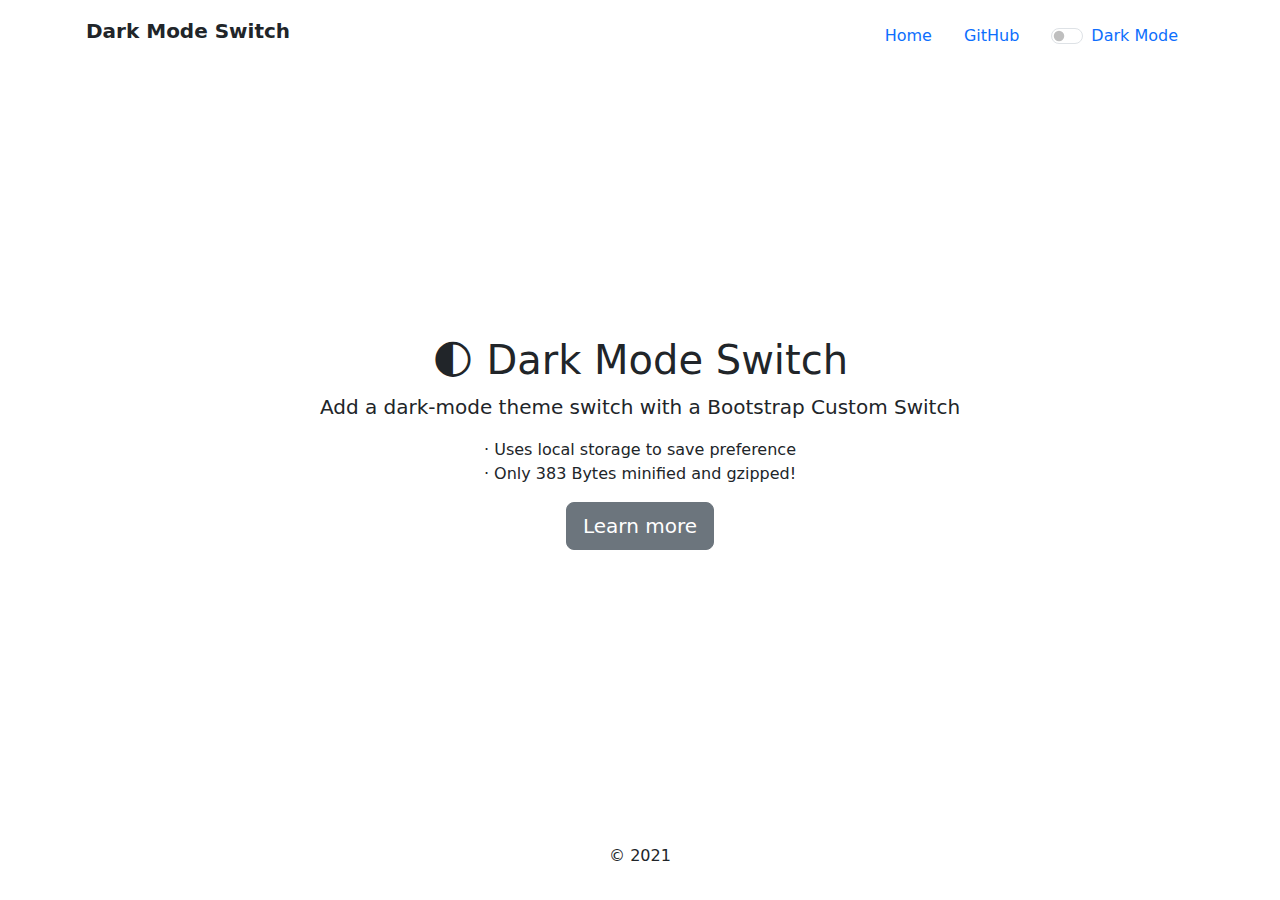
<file: assets/plugins/dark-mode-switch/index.html>
<!doctype html>
<html lang="en" class="h-100">

<head>
  <meta charset="utf-8">
  <meta http-equiv="x-ua-compatible" content="ie=edge">
  <meta name="viewport" content="width=device-width, initial-scale=1">
  <title>Dark Mode Switch</title>
  <meta name="description" content="Add a dark-mode theme toggle with a Bootstrap Custom Switch">

  <link rel="icon"
    href="data:image/svg+xml,<svg xmlns=%22http://www.w3.org/2000/svg%22 viewBox=%220 0 100 100%22><text y=%22.9em%22 font-size=%2280%22>🌓</text></svg>">
  
  <meta property="og:site_name" content="GitHub">
  <meta property="og:image"
    content="https://repository-images.githubusercontent.com/194995309/38db8f80-9db7-11e9-998f-43f2a26d9e0b">
  <meta property="og:title" content="dark-mode-switch">
  <meta property="og:description" content="Add a dark-mode theme toggle with a Bootstrap Custom Switch">
  <meta property="og:url" content="https://coliff.github.io/dark-mode-switch/">
  <link rel="author" href="https://christianoliff.com/">
  <meta name="twitter:creator" content="@christianoliff">
  <meta name="monetization" content="$ilp.uphold.com/Epqzn3YGr2MB">

  <link rel="stylesheet" href="https://cdn.jsdelivr.net/npm/bootstrap@5/dist/css/bootstrap.min.css">

  <!-- IE 11 polyfill for CSS and Custom Properties -->
  <script
    nomodule>window.MSInputMethodContext && document.documentMode && document.write('<link rel="stylesheet" href="https://cdn.jsdelivr.net/npm/bootstrap-ie11@5/css/bootstrap-ie11.min.css"><script src="https://cdn.jsdelivr.net/npm/ie11-custom-properties@4/ie11CustomProperties.min.js"><\/script>');</script>

  <link rel="stylesheet" href="dark-mode.css">

</head>

<body class="bg-white text-center d-flex h-100">

  <div class="container d-flex p-3 mx-auto w-100 flex-column">
    <header class="mb-auto">
      <div class="float-md-start fw-bold fs-5">Dark Mode Switch</div>
      <nav class="nav justify-content-center float-md-end">
        <a class="nav-link active" href="https://coliff.github.io/dark-mode-switch/">Home</a>
        <a class="nav-link" href="https://github.com/coliff/dark-mode-switch" target="_blank">GitHub</a>
        <div class="nav-link">

          <div class="form-check form-switch">
            <input type="checkbox" class="form-check-input" id="darkSwitch">
            <label class="custom-control-label" for="darkSwitch">Dark Mode</label>
          </div>
          <script src="dark-mode-switch.min.js"></script>

        </div>
      </nav>
    </header>

    <main role="main">
      <h1>🌓 Dark Mode Switch</h1>
      <p class="lead">Add a dark-mode theme switch with a Bootstrap Custom Switch</p>
      <ul class="list-unstyled">
        <li>&middot; Uses local storage to save preference</li>
        <li>&middot; Only 383 Bytes minified and gzipped!</li>
      </ul>
      <p>
        <a href="https://github.com/coliff/dark-mode-switch" target="_blank" rel="noopener"
          class="btn btn-lg btn-secondary">
          Learn more
        </a>
      </p>
    </main>

    <footer class="mt-auto">
      <p>&copy; 2021</p>
    </footer>

  </div>
</body>

</html>
</file>
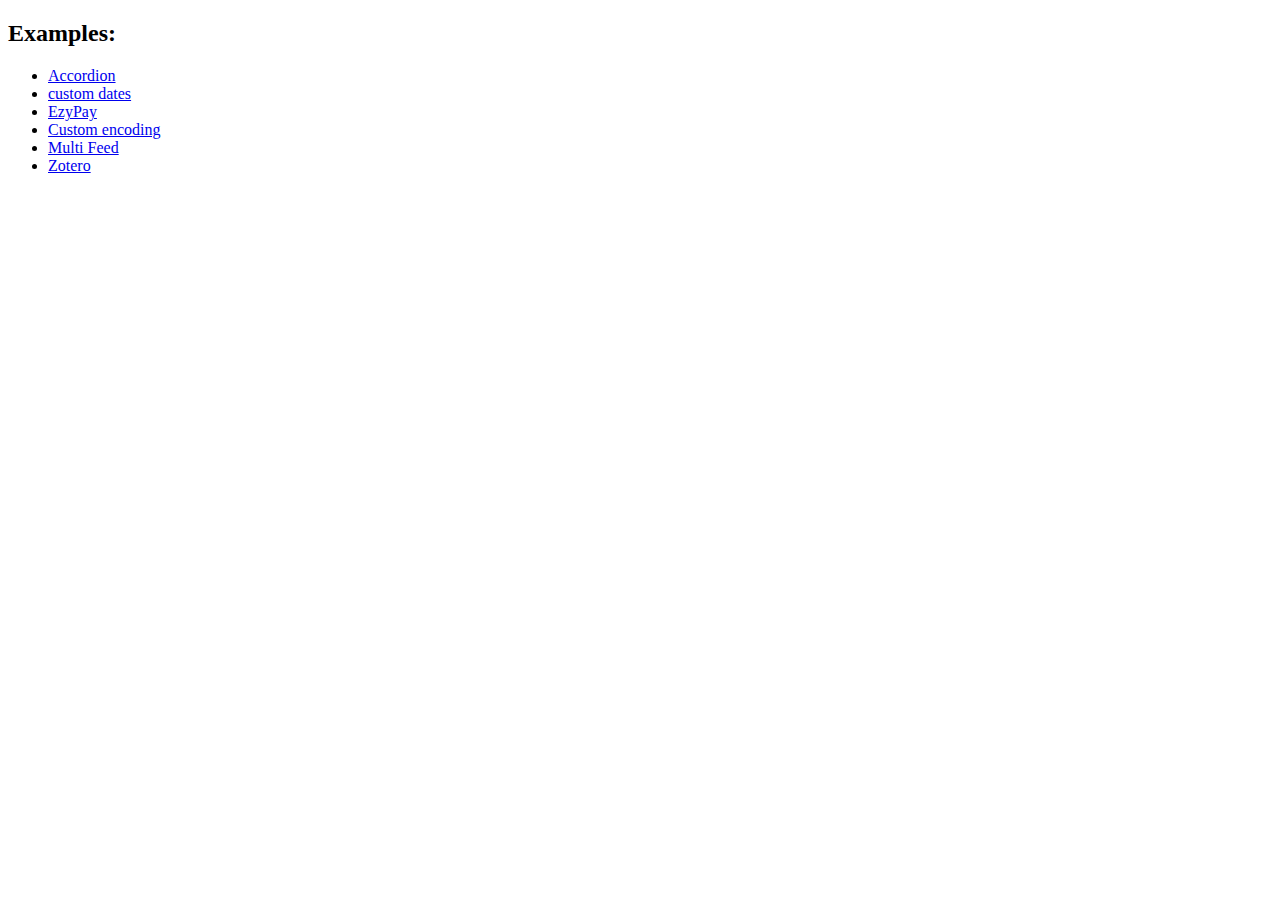
<file: assets/plugins/vanilla-rss/index.html>
<!DOCTYPE html>
<html>
  <head>
    <title>vanilla-rss</title>
  </head>
  <body>
    <div>
      <h2>Examples:</h2>
      <ul>
        <li><a href="examples/accordion.html">Accordion</a></li>
        <li><a href="examples/custom-dates.html">custom dates</a></li>
        <li><a href="examples/ezypay.html">EzyPay</a></li>
        <li><a href="examples/ISO-8859-1.html">Custom encoding</a></li>
        <li><a href="examples/multi-feed.html">Multi Feed</a></li>
        <li><a href="examples/zotero.html">Zotero</a></li>
      </ul>
    </div>
  </body>
</html>
</file>
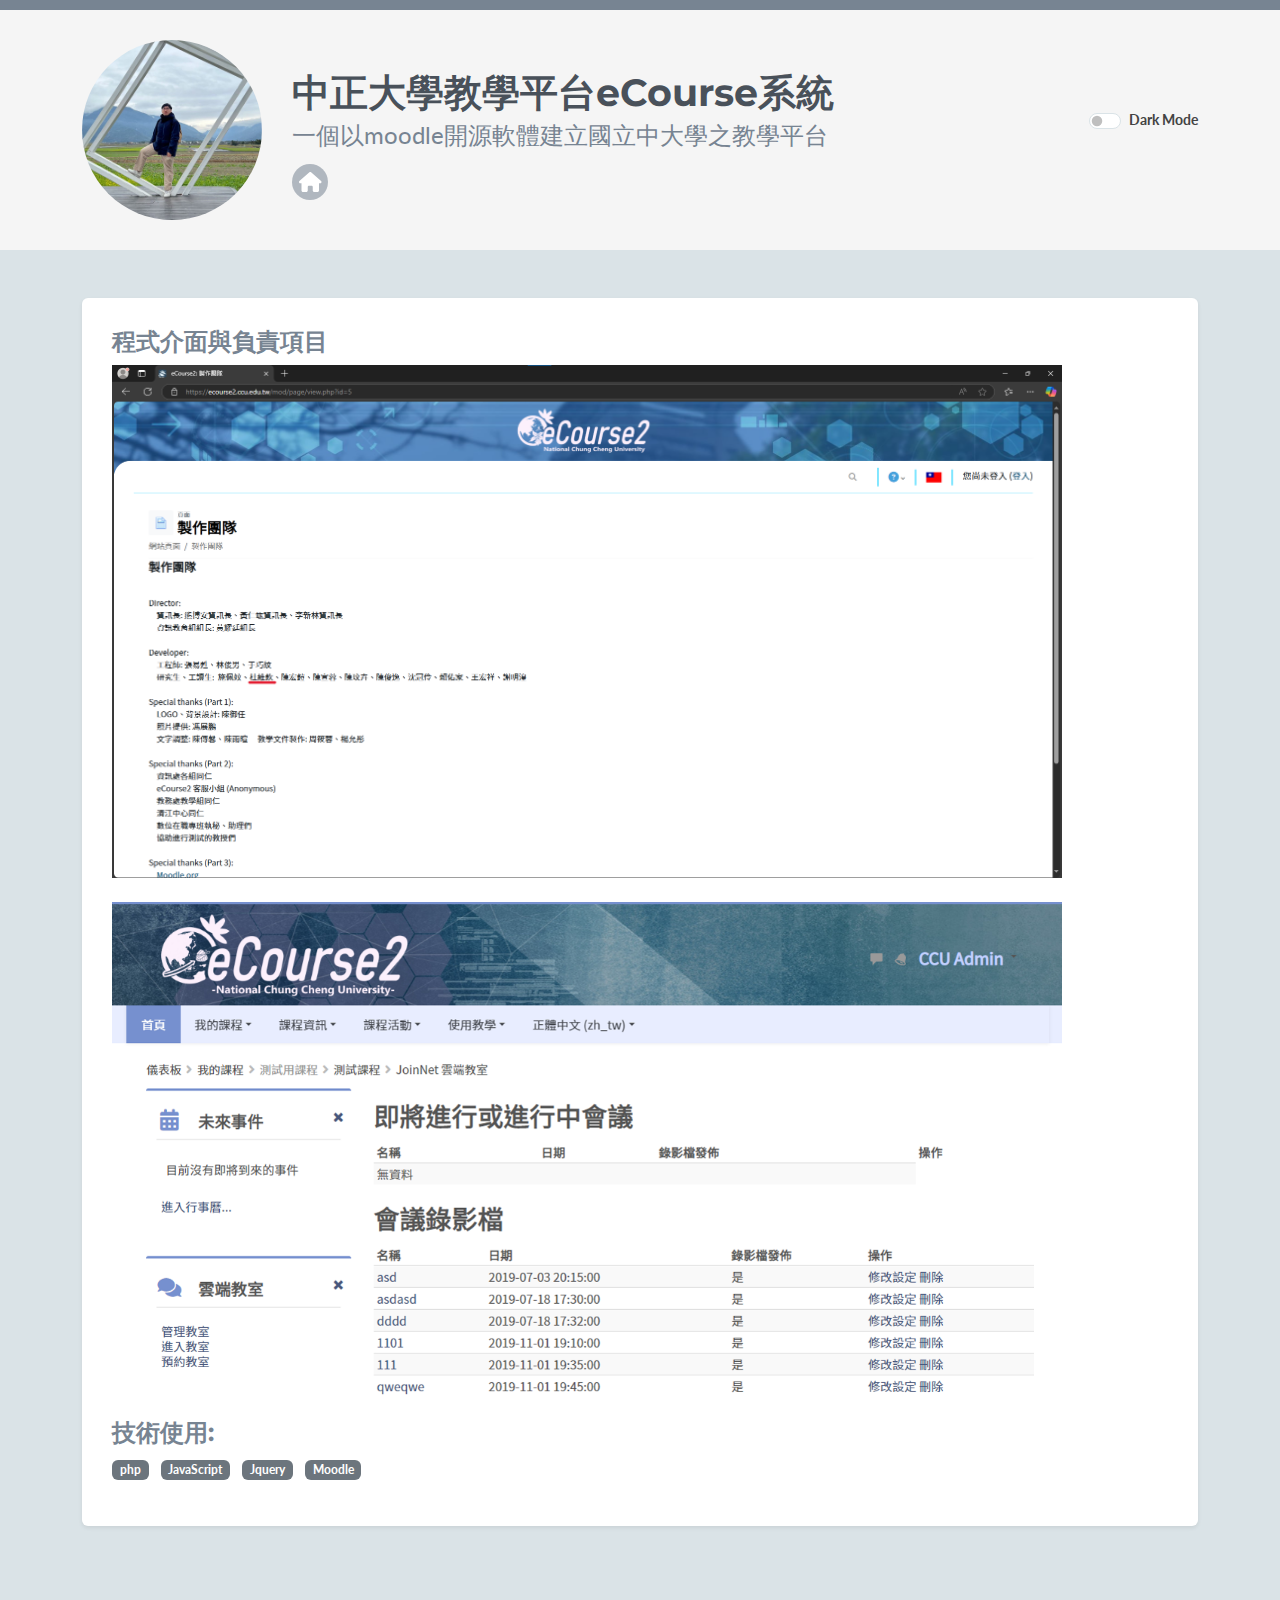
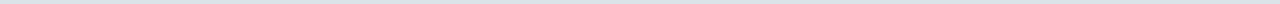
<file: co-projects/ccu_ecourse.html>
<!DOCTYPE html>
<html lang="zh-Hant">
<head>
    <title>合作專案 - 中正大學教學平台eCourse系統</title>
    <!-- Meta -->
    <meta charset="utf-8">
    <meta http-equiv="X-UA-Compatible" content="IE=edge">
    <meta name="viewport" content="width=device-width, initial-scale=1.0">
    
    <link href='https://fonts.googleapis.com/css?family=Lato:300,400,300italic,400italic' rel='stylesheet' type='text/css'>
    <link href='https://fonts.googleapis.com/css?family=Montserrat:400,700' rel='stylesheet' type='text/css'> 
    
    <!-- FontAwesome JS -->
    <script defer src="../assets/fontawesome/js/all.js"></script>
    
    <!-- Global CSS -->
    <link rel="stylesheet" href="../assets/plugins/bootstrap/css/bootstrap.min.css">  

    <!-- Theme CSS -->  
    <link id="theme-style" rel="stylesheet" href="../assets/css/styles.css">
</head> 

<body>
    <!-- ******HEADER****** --> 
    <header class="header">
        <div class="container">     
	        <div class="row align-items-center">
			    <div class="col">         
		            <img class="profile-image img-fluid float-start rounded-circle" src="../assets/images/profile.jpg" alt="profile image" width="180" height="180" />
                    <div class="profile-content">
		                <h1 class="name">中正大學教學平台eCourse系統</h1>
		                <h2 class="desc">一個以moodle開源軟體建立國立中大學之教學平台</h2>
		                <ul class="social list-inline">
		                    <li class="list-inline-item"><a href="../index.html"><i class="fa fa-home"></i></a></li>
		                </ul> 
		            </div><!--//profile-->
			    </div><!--//col-->
	            <div class="col-12 col-md-auto">
		            <div class="dark-mode-switch d-flex">
						<div class="form-check form-switch mx-auto mx-md-0">
							<input type="checkbox" class="form-check-input me-2" id="darkSwitch" />
							<label class="custom-control-label" for="darkSwitch">Dark Mode</label>
						</div>
			        </div><!--//dark-mode-switch-->    
	            </div><!--//col-->
	        </div><!--//row-->         
        </div><!--//container-->
    </header><!--//header-->
    
    <div class="container sections-wrapper py-5">
        <div class="row">
            <div class="primary col-lg-12 col-12">
                <section class="about section">
                    <div class="section-inner shadow-sm rounded">
                        <!-- <h2 class="heading">About This Project</h2> -->
                        <div class="content">
                            <div class="item">
                                <h4 class="subtitle">程式介面與負責項目</h4>
                                <img width="90%" src="../assets/images/co-projects/ccu_ecourse/main1.png" />
                                <br/><br/>
                                <img width="90%" src="../assets/images/co-projects/ccu_ecourse/main2.png" />
                                
                                <br/><br/>
                                <h4 class="subtitle">技術使用:</h4>
                                <ul class="list-inline">
                                    <li class="list-inline-item"><span class="badge bg-secondary badge-pill">php</span></li>
                                    <li class="list-inline-item"><span class="badge bg-secondary badge-pill">JavaScript</span></li>
                                    <li class="list-inline-item"><span class="badge bg-secondary badge-pill">Jquery</span></li>
                                    <li class="list-inline-item"><span class="badge bg-secondary badge-pill">Moodle</span></li>
                                </ul>
                            </div>
                        </div><!--//content-->
                    </div><!--//section-inner-->                 
                </section><!--//section-->
            </div><!--//primary-->  
        </div><!--//row-->
    </div><!--//masonry-->
 
    <!-- Javascript -->
    <script type="text/javascript" src="../assets/plugins/popper.min.js"></script> 
    <script type="text/javascript" src="../assets/plugins/bootstrap/js/bootstrap.min.js"></script>    
    <script type="text/javascript" src="../assets/plugins/vanilla-rss/dist/rss.global.min.js"></script> 
    <script type="text/javascript" src="../assets/plugins/dark-mode-switch/dark-mode-switch.min.js"></script> 
    <!-- custom js -->
    <script type="text/javascript" src="../assets/js/main.js"></script>            
</body>
</html>
</file>
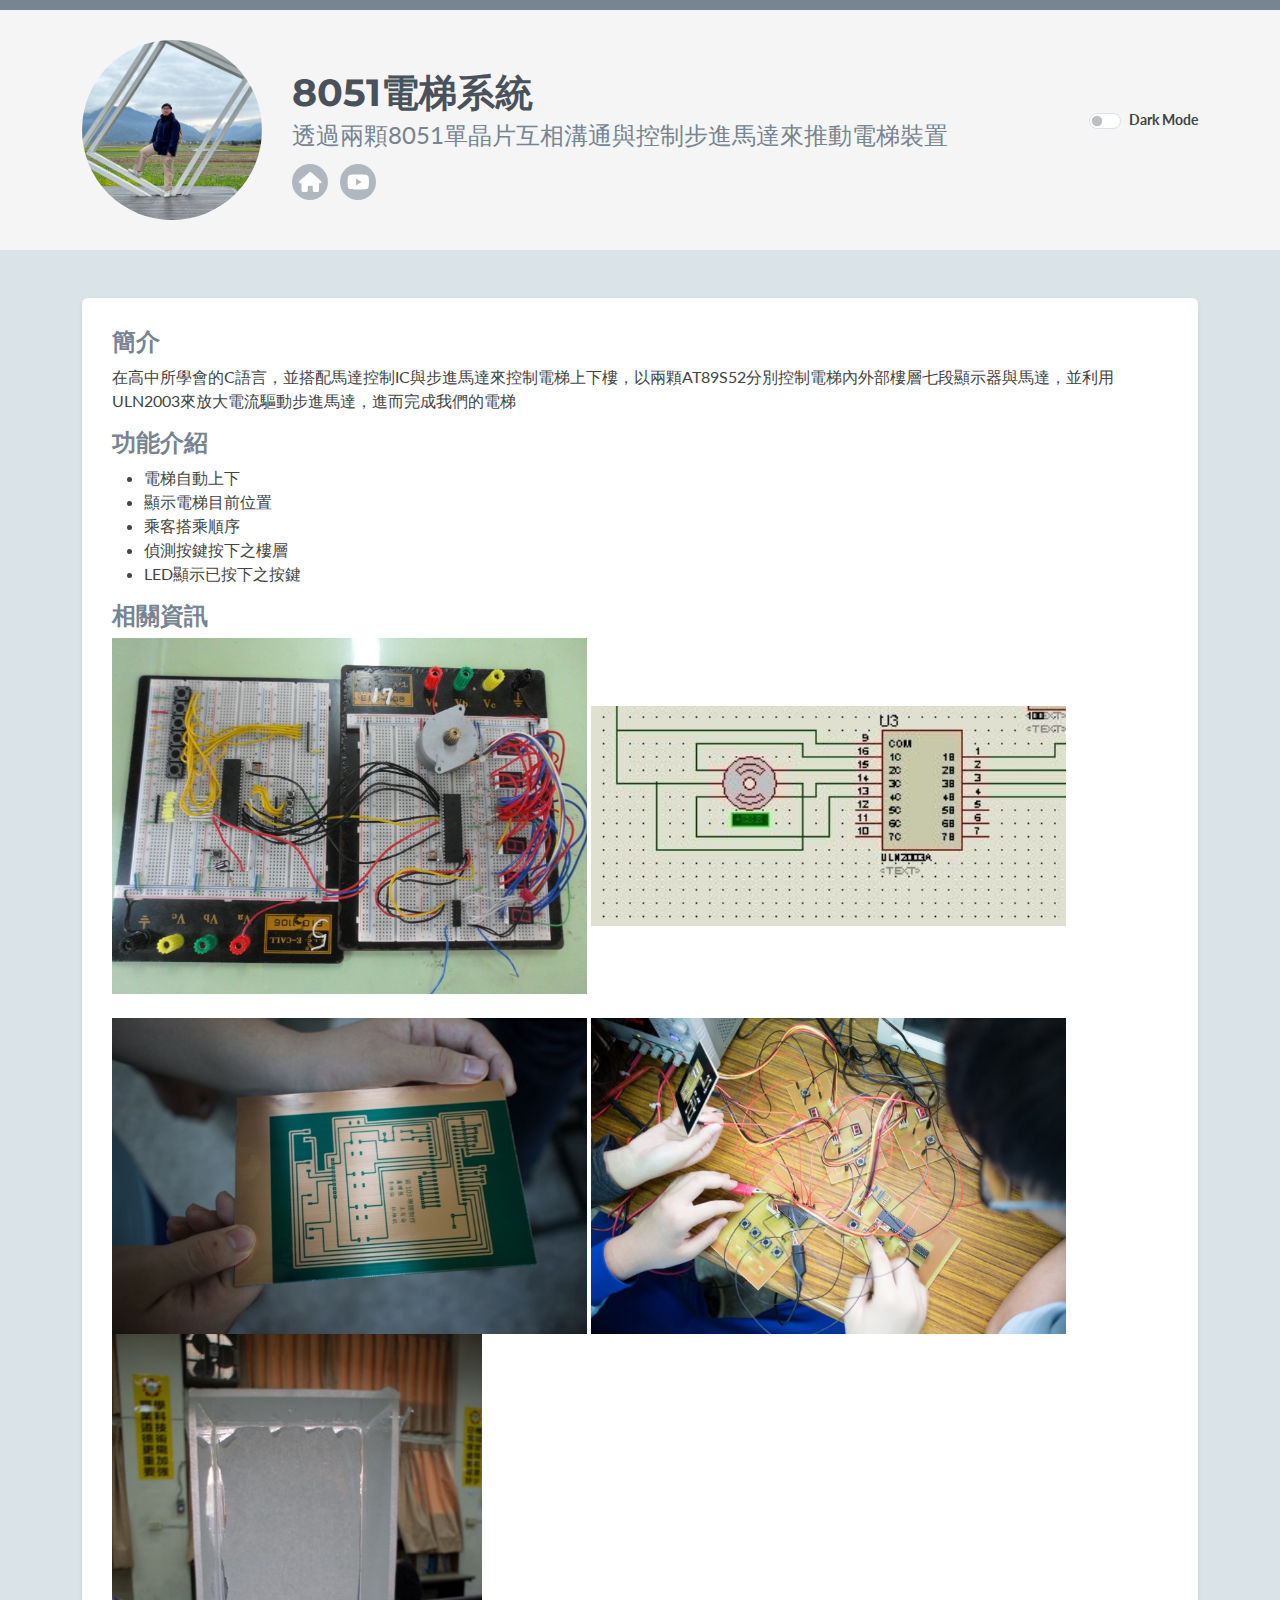
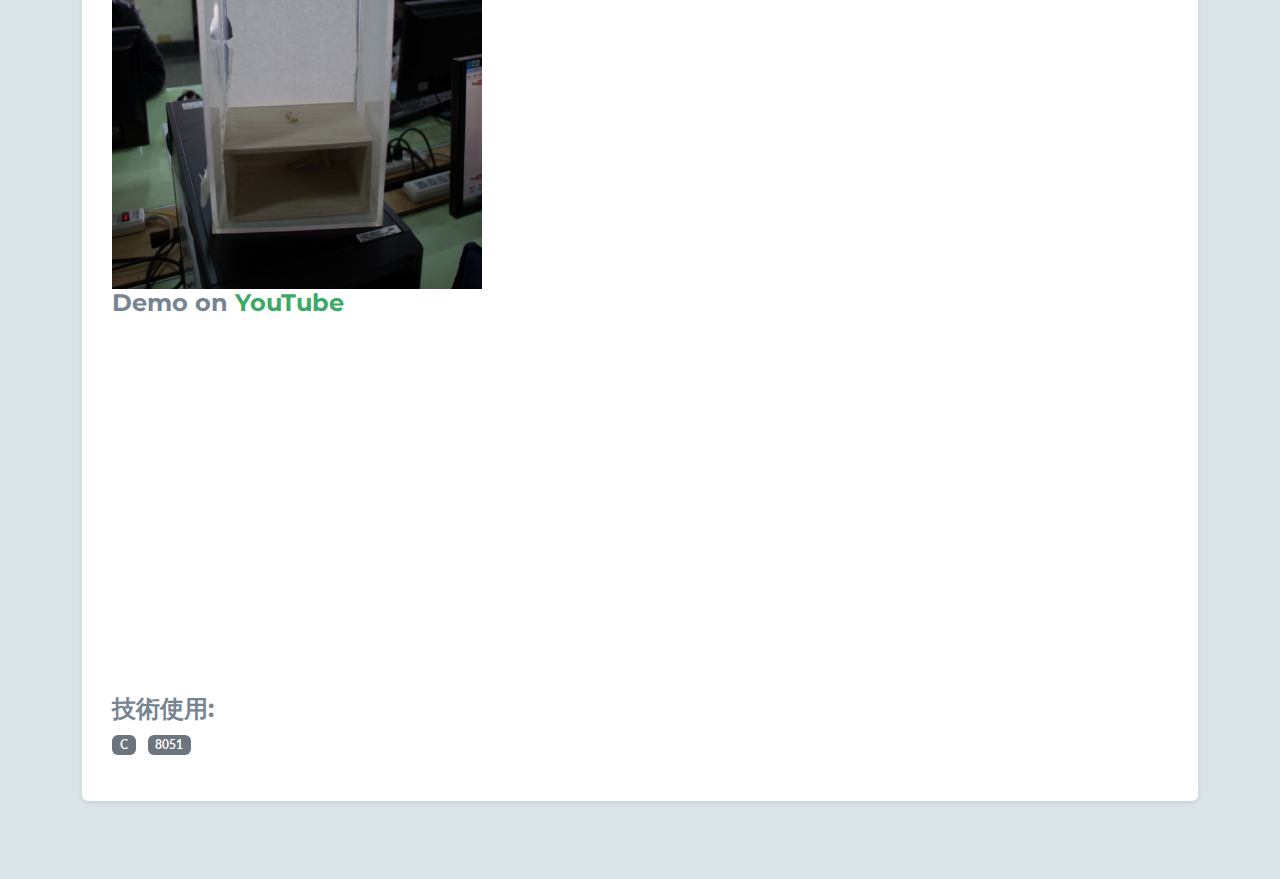
<file: co-projects/elevator8051.html>
<!DOCTYPE html>
<html lang="zh-Hant">
<head>
    <title>合作專案 - 8051電梯系統</title>
    <!-- Meta -->
    <meta charset="utf-8">
    <meta http-equiv="X-UA-Compatible" content="IE=edge">
    <meta name="viewport" content="width=device-width, initial-scale=1.0">
    
    <link href='https://fonts.googleapis.com/css?family=Lato:300,400,300italic,400italic' rel='stylesheet' type='text/css'>
    <link href='https://fonts.googleapis.com/css?family=Montserrat:400,700' rel='stylesheet' type='text/css'> 
    
    <!-- FontAwesome JS -->
    <script defer src="../assets/fontawesome/js/all.js"></script>
    
    <!-- Global CSS -->
    <link rel="stylesheet" href="../assets/plugins/bootstrap/css/bootstrap.min.css">  

    <!-- Theme CSS -->  
    <link id="theme-style" rel="stylesheet" href="../assets/css/styles.css">
</head> 

<body>
    <!-- ******HEADER****** --> 
    <header class="header">
        <div class="container">     
	        <div class="row align-items-center">
			    <div class="col">         
		            <img class="profile-image img-fluid float-start rounded-circle" src="../assets/images/profile.jpg" alt="profile image" width="180" height="180" />
                    <div class="profile-content">
		                <h1 class="name">8051電梯系統</h1>
		                <h2 class="desc">透過兩顆8051單晶片互相溝通與控制步進馬達來推動電梯裝置</h2>   
		                <ul class="social list-inline">
		                    <li class="list-inline-item"><a href="../index.html"><i class="fa fa-home"></i></a></li>
                            <li class="list-inline-item last-item"><a target="_blank" href="https://youtu.be/X3_Y25P7V-M"><i class="fab fa-youtube"></i></a></li>
		                </ul> 
		            </div><!--//profile-->
			    </div><!--//col-->
	            <div class="col-12 col-md-auto">
		            <div class="dark-mode-switch d-flex">
						<div class="form-check form-switch mx-auto mx-md-0">
							<input type="checkbox" class="form-check-input me-2" id="darkSwitch" />
							<label class="custom-control-label" for="darkSwitch">Dark Mode</label>
						</div>
			        </div><!--//dark-mode-switch-->    
	            </div><!--//col-->
	        </div><!--//row-->         
        </div><!--//container-->
    </header><!--//header-->
    
    <div class="container sections-wrapper py-5">
        <div class="row">
            <div class="primary col-lg-12 col-12">
                <section class="about section">
                    <div class="section-inner shadow-sm rounded">
                        <!-- <h2 class="heading">About This Project</h2> -->
                        <div class="content">
                            <div class="item">
                                <h4 class="subtitle">簡介</h4>
                                <p>在高中所學會的C語言，並搭配馬達控制IC與步進馬達來控制電梯上下樓，以兩顆AT89S52分別控制電梯內外部樓層七段顯示器與馬達，並利用ULN2003來放大電流驅動步進馬達，進而完成我們的電梯</p>
                                <h4 class="subtitle">功能介紹</h4>
                                <ul>
                                    <li>電梯自動上下</li>
                                    <li>顯示電梯目前位置</li>
                                    <li>乘客搭乘順序</li>
                                    <li>偵測按鍵按下之樓層</li>
                                    <li>LED顯示已按下之按鍵</li>
                                </ul>
                                <h4 class="subtitle">相關資訊</h4>
                                <img width="45%" src="../assets/images/co-projects/elevator8051/main1.jpg" />
                                <img width="45%" src="../assets/images/co-projects/elevator8051/main5.jpg" />
                                <br/><br/>
                                <img width="45%" src="../assets/images/co-projects/elevator8051/main3.jpg" />
                                <img width="45%" src="../assets/images/co-projects/elevator8051/main4.jpg" />
                                <img width="35%" src="../assets/images/co-projects/elevator8051/main2.jpg" />
                                <h4 class="subtitle">Demo on <a target="_blank" href="https://youtu.be/X3_Y25P7V-M">YouTube</a></h4>
                                <iframe width="560" height="315" src="https://www.youtube.com/embed/X3_Y25P7V-M?si=0iA06cYQIXFDUCSu" title="YouTube video player" frameborder="0" allow="accelerometer; autoplay; clipboard-write; encrypted-media; gyroscope; picture-in-picture; web-share" referrerpolicy="strict-origin-when-cross-origin" allowfullscreen></iframe>
                                <br/>
                                <br/><br/>
                                <h4 class="subtitle">技術使用:</h4>
                                <ul class="list-inline">
                                    <li class="list-inline-item"><span class="badge bg-secondary badge-pill">C</span></li>
                                    <li class="list-inline-item"><span class="badge bg-secondary badge-pill">8051</span></li>
                                </ul>
                            </div>
                        </div><!--//content-->
                    </div><!--//section-inner-->                 
                </section><!--//section-->
            </div><!--//primary-->  
        </div><!--//row-->
    </div><!--//masonry-->
 
    <!-- Javascript -->
    <script type="text/javascript" src="../assets/plugins/popper.min.js"></script> 
    <script type="text/javascript" src="../assets/plugins/bootstrap/js/bootstrap.min.js"></script>    
    <script type="text/javascript" src="../assets/plugins/vanilla-rss/dist/rss.global.min.js"></script> 
    <script type="text/javascript" src="../assets/plugins/dark-mode-switch/dark-mode-switch.min.js"></script> 
    <!-- custom js -->
    <script type="text/javascript" src="../assets/js/main.js"></script>            
</body>
</html>
</file>
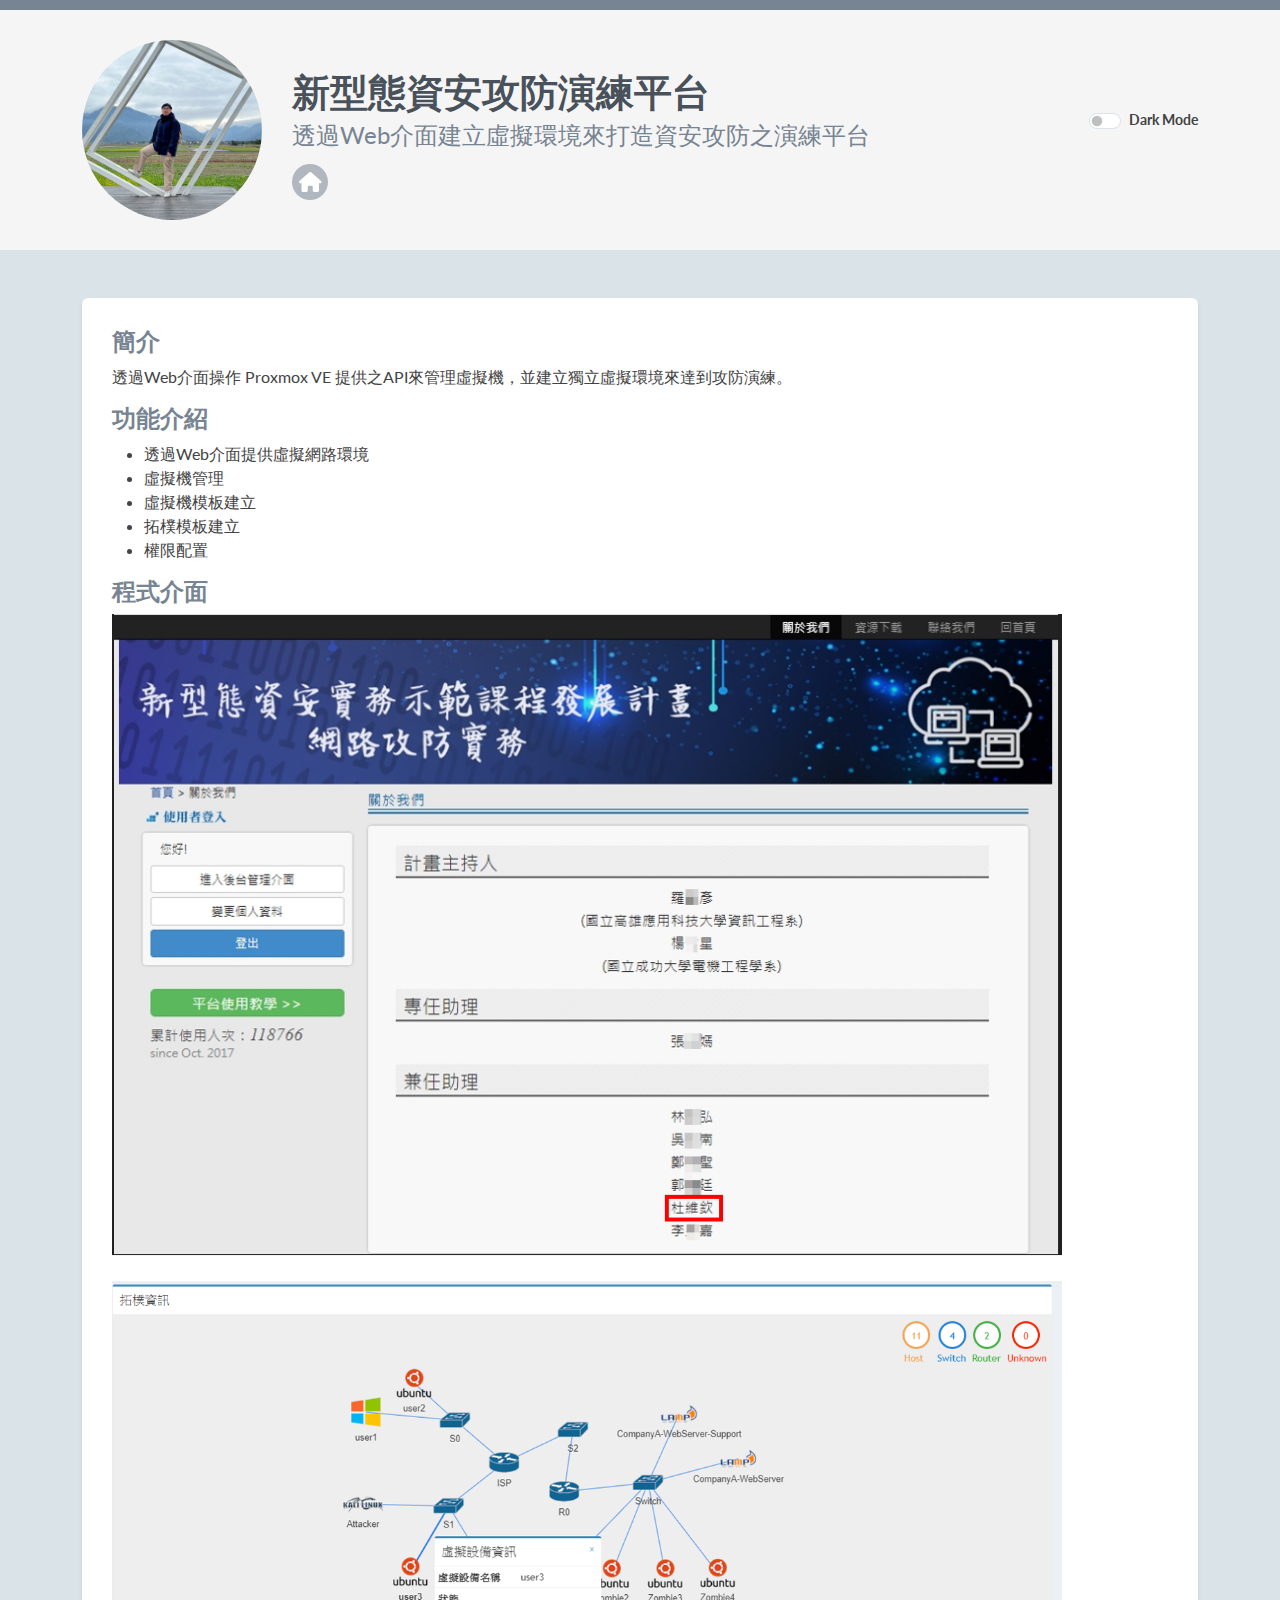
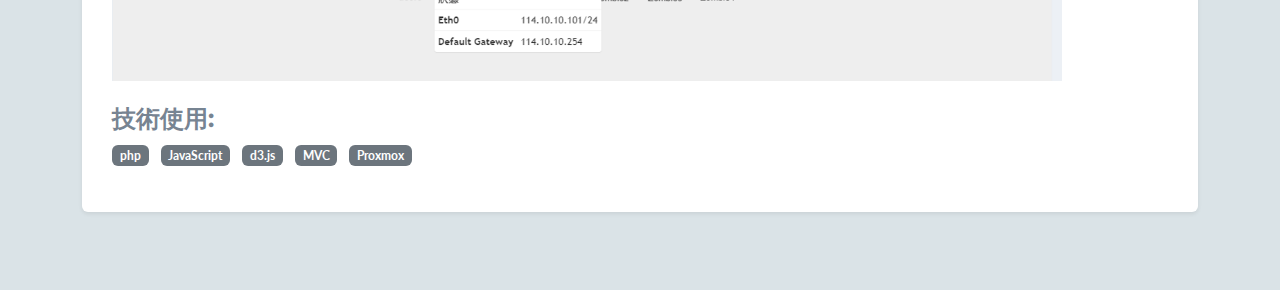
<file: co-projects/security_ad_system.html>
<!DOCTYPE html>
<html lang="zh-Hant">
<head>
    <title>合作專案 - 新型態資安攻防演練平台</title>
    <!-- Meta -->
    <meta charset="utf-8">
    <meta http-equiv="X-UA-Compatible" content="IE=edge">
    <meta name="viewport" content="width=device-width, initial-scale=1.0">
    
    <link href='https://fonts.googleapis.com/css?family=Lato:300,400,300italic,400italic' rel='stylesheet' type='text/css'>
    <link href='https://fonts.googleapis.com/css?family=Montserrat:400,700' rel='stylesheet' type='text/css'> 
    
    <!-- FontAwesome JS -->
    <script defer src="../assets/fontawesome/js/all.js"></script>
    
    <!-- Global CSS -->
    <link rel="stylesheet" href="../assets/plugins/bootstrap/css/bootstrap.min.css">  

    <!-- Theme CSS -->  
    <link id="theme-style" rel="stylesheet" href="../assets/css/styles.css">
</head> 

<body>
    <!-- ******HEADER****** --> 
    <header class="header">
        <div class="container">     
	        <div class="row align-items-center">
			    <div class="col">         
		            <img class="profile-image img-fluid float-start rounded-circle" src="../assets/images/profile.jpg" alt="profile image" width="180" height="180" />
                    <div class="profile-content">
		                <h1 class="name">新型態資安攻防演練平台</h1>
		                <h2 class="desc">透過Web介面建立虛擬環境來打造資安攻防之演練平台</h2>   
		                <ul class="social list-inline">
		                    <li class="list-inline-item"><a href="../index.html"><i class="fa fa-home"></i></a></li>
		                </ul> 
		            </div><!--//profile-->
			    </div><!--//col-->
	            <div class="col-12 col-md-auto">
		            <div class="dark-mode-switch d-flex">
						<div class="form-check form-switch mx-auto mx-md-0">
							<input type="checkbox" class="form-check-input me-2" id="darkSwitch" />
							<label class="custom-control-label" for="darkSwitch">Dark Mode</label>
						</div>
			        </div><!--//dark-mode-switch-->    
	            </div><!--//col-->
	        </div><!--//row-->         
        </div><!--//container-->
    </header><!--//header-->
    
    <div class="container sections-wrapper py-5">
        <div class="row">
            <div class="primary col-lg-12 col-12">
                <section class="about section">
                    <div class="section-inner shadow-sm rounded">
                        <!-- <h2 class="heading">About This Project</h2> -->
                        <div class="content">
                            <div class="item">
                                <h4 class="subtitle">簡介</h4>
                                <p>透過Web介面操作 Proxmox VE 提供之API來管理虛擬機，並建立獨立虛擬環境來達到攻防演練。</p>
                                <h4 class="subtitle">功能介紹</h4>
                                <ul>
                                    <li>透過Web介面提供虛擬網路環境</li>
                                    <li>虛擬機管理</li>
                                    <li>虛擬機模板建立</li>
                                    <li>拓樸模板建立</li>
                                    <li>權限配置</li>
                                </ul>
                                <h4 class="subtitle">程式介面</h4>
                                <img width="90%" src="../assets/images/co-projects/security_ad_system/main1.png" />
                                <br/><br/>
                                <img width="90%" src="../assets/images/co-projects/security_ad_system/main2.png" />
                                
                                <br/><br/>
                                <h4 class="subtitle">技術使用:</h4>
                                <ul class="list-inline">
                                    <li class="list-inline-item"><span class="badge bg-secondary badge-pill">php</span></li>
                                    <li class="list-inline-item"><span class="badge bg-secondary badge-pill">JavaScript</span></li>
                                    <li class="list-inline-item"><span class="badge bg-secondary badge-pill">d3.js</span></li>
                                    <li class="list-inline-item"><span class="badge bg-secondary badge-pill">MVC</span></li>
                                    <li class="list-inline-item"><span class="badge bg-secondary badge-pill">Proxmox</span></li>
                                </ul>
                            </div>
                        </div><!--//content-->
                    </div><!--//section-inner-->                 
                </section><!--//section-->
            </div><!--//primary-->  
        </div><!--//row-->
    </div><!--//masonry-->
 
    <!-- Javascript -->
    <script type="text/javascript" src="../assets/plugins/popper.min.js"></script> 
    <script type="text/javascript" src="../assets/plugins/bootstrap/js/bootstrap.min.js"></script>    
    <script type="text/javascript" src="../assets/plugins/vanilla-rss/dist/rss.global.min.js"></script> 
    <script type="text/javascript" src="../assets/plugins/dark-mode-switch/dark-mode-switch.min.js"></script> 
    <!-- custom js -->
    <script type="text/javascript" src="../assets/js/main.js"></script>            
</body>
</html>
</file>
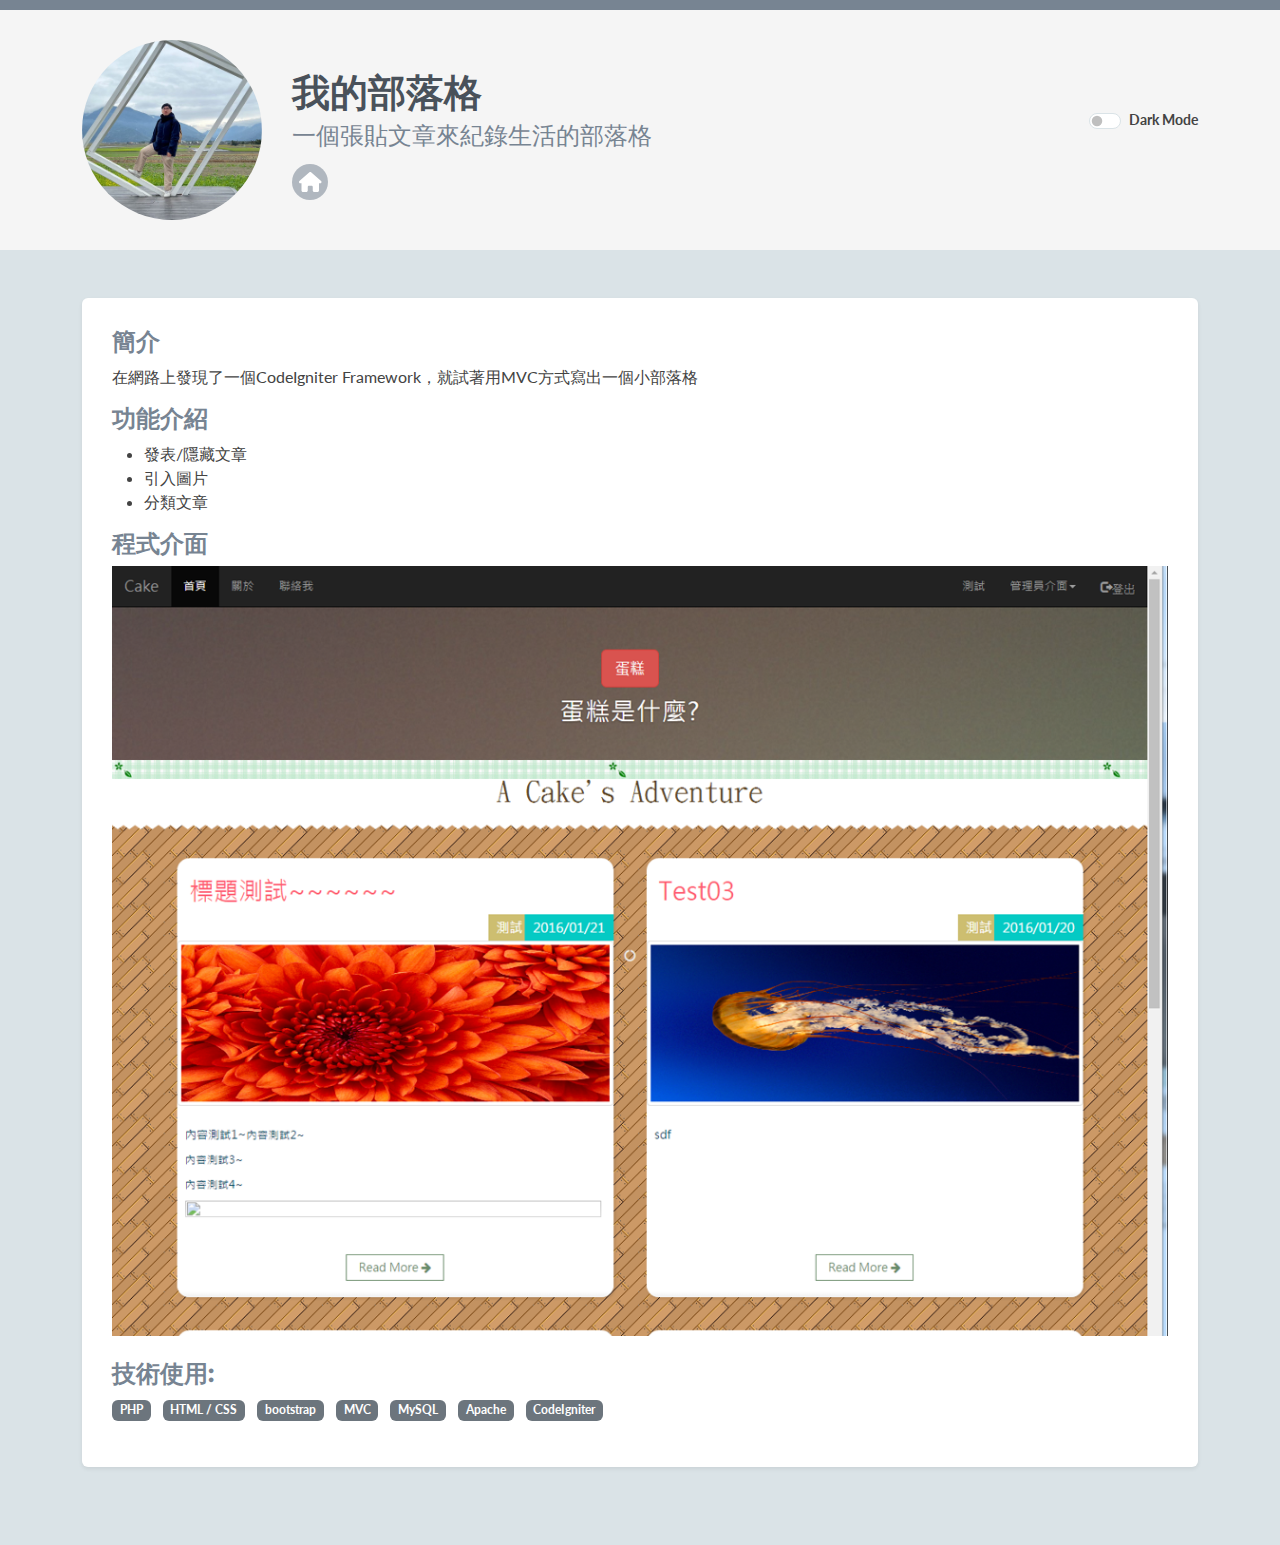
<file: projects/blog.html>
<!DOCTYPE html>
<html lang="zh-Hant">
<head>
    <title>專案 - 我的部落格</title>
    <!-- Meta -->
    <meta charset="utf-8">
    <meta http-equiv="X-UA-Compatible" content="IE=edge">
    <meta name="viewport" content="width=device-width, initial-scale=1.0">
    
    <link href='https://fonts.googleapis.com/css?family=Lato:300,400,300italic,400italic' rel='stylesheet' type='text/css'>
    <link href='https://fonts.googleapis.com/css?family=Montserrat:400,700' rel='stylesheet' type='text/css'> 
    
    <!-- FontAwesome JS -->
    <script defer src="../assets/fontawesome/js/all.js"></script>
    
    <!-- Global CSS -->
    <link rel="stylesheet" href="../assets/plugins/bootstrap/css/bootstrap.min.css">  

    <!-- Theme CSS -->  
    <link id="theme-style" rel="stylesheet" href="../assets/css/styles.css">
</head> 

<body>
    <!-- ******HEADER****** --> 
    <header class="header">
        <div class="container">     
	        <div class="row align-items-center">
			    <div class="col">         
		            <img class="profile-image img-fluid float-start rounded-circle" src="../assets/images/profile.jpg" alt="profile image" width="180" height="180" />
                    <div class="profile-content">
		                <h1 class="name">我的部落格</h1>
		                <h2 class="desc">一個張貼文章來紀錄生活的部落格</h2>   
		                <ul class="social list-inline">
		                    <li class="list-inline-item"><a href="../index.html"><i class="fa fa-home"></i></a></li>
		                </ul> 
		            </div><!--//profile-->
			    </div><!--//col-->
	            <div class="col-12 col-md-auto">
		            <div class="dark-mode-switch d-flex">
						<div class="form-check form-switch mx-auto mx-md-0">
							<input type="checkbox" class="form-check-input me-2" id="darkSwitch" />
							<label class="custom-control-label" for="darkSwitch">Dark Mode</label>
						</div>
			        </div><!--//dark-mode-switch-->    
	            </div><!--//col-->
	        </div><!--//row-->         
        </div><!--//container-->
    </header><!--//header-->
    
    <div class="container sections-wrapper py-5">
        <div class="row">
            <div class="primary col-lg-12 col-12">
                <section class="about section">
                    <div class="section-inner shadow-sm rounded">
                        <!-- <h2 class="heading">About This Project</h2> -->
                        <div class="content">
                            <div class="item">
                                <h4 class="subtitle">簡介</h4>
                                <p>在網路上發現了一個CodeIgniter Framework，就試著用MVC方式寫出一個小部落格</p>
                                <h4 class="subtitle">功能介紹</h4>
                                <ul>
                                    <li>發表/隱藏文章</li>
                                    <li>引入圖片</li>
                                    <li>分類文章</li>
                                </ul>
                                <h4 class="subtitle">程式介面</h4>
                                <img width="100%" src="../assets/images/projects/blog/main.png" />
                                <br/><br/>
                                <h4 class="subtitle">技術使用:</h4>
                                <ul class="list-inline">
                                    <li class="list-inline-item"><span class="badge bg-secondary badge-pill">PHP</span></li>
                                    <li class="list-inline-item"><span class="badge bg-secondary badge-pill">HTML / CSS</span></li>
                                    <li class="list-inline-item"><span class="badge bg-secondary badge-pill">bootstrap</span></li>
                                    <li class="list-inline-item"><span class="badge bg-secondary badge-pill">MVC</span></li>
                                    <li class="list-inline-item"><span class="badge bg-secondary badge-pill">MySQL</span></li>
                                    <li class="list-inline-item"><span class="badge bg-secondary badge-pill">Apache</span></li>
                                    <li class="list-inline-item"><span class="badge bg-secondary badge-pill">CodeIgniter</span></li>
                                </ul>
                            </div>
                        </div><!--//content-->
                    </div><!--//section-inner-->                 
                </section><!--//section-->
            </div><!--//primary-->  
        </div><!--//row-->
    </div><!--//masonry-->
 
    <!-- Javascript -->
    <script type="text/javascript" src="../assets/plugins/popper.min.js"></script> 
    <script type="text/javascript" src="../assets/plugins/bootstrap/js/bootstrap.min.js"></script>    
    <script type="text/javascript" src="../assets/plugins/vanilla-rss/dist/rss.global.min.js"></script> 
    <script type="text/javascript" src="../assets/plugins/dark-mode-switch/dark-mode-switch.min.js"></script> 
    <!-- custom js -->
    <script type="text/javascript" src="../assets/js/main.js"></script>            
</body>
</html>
</file>
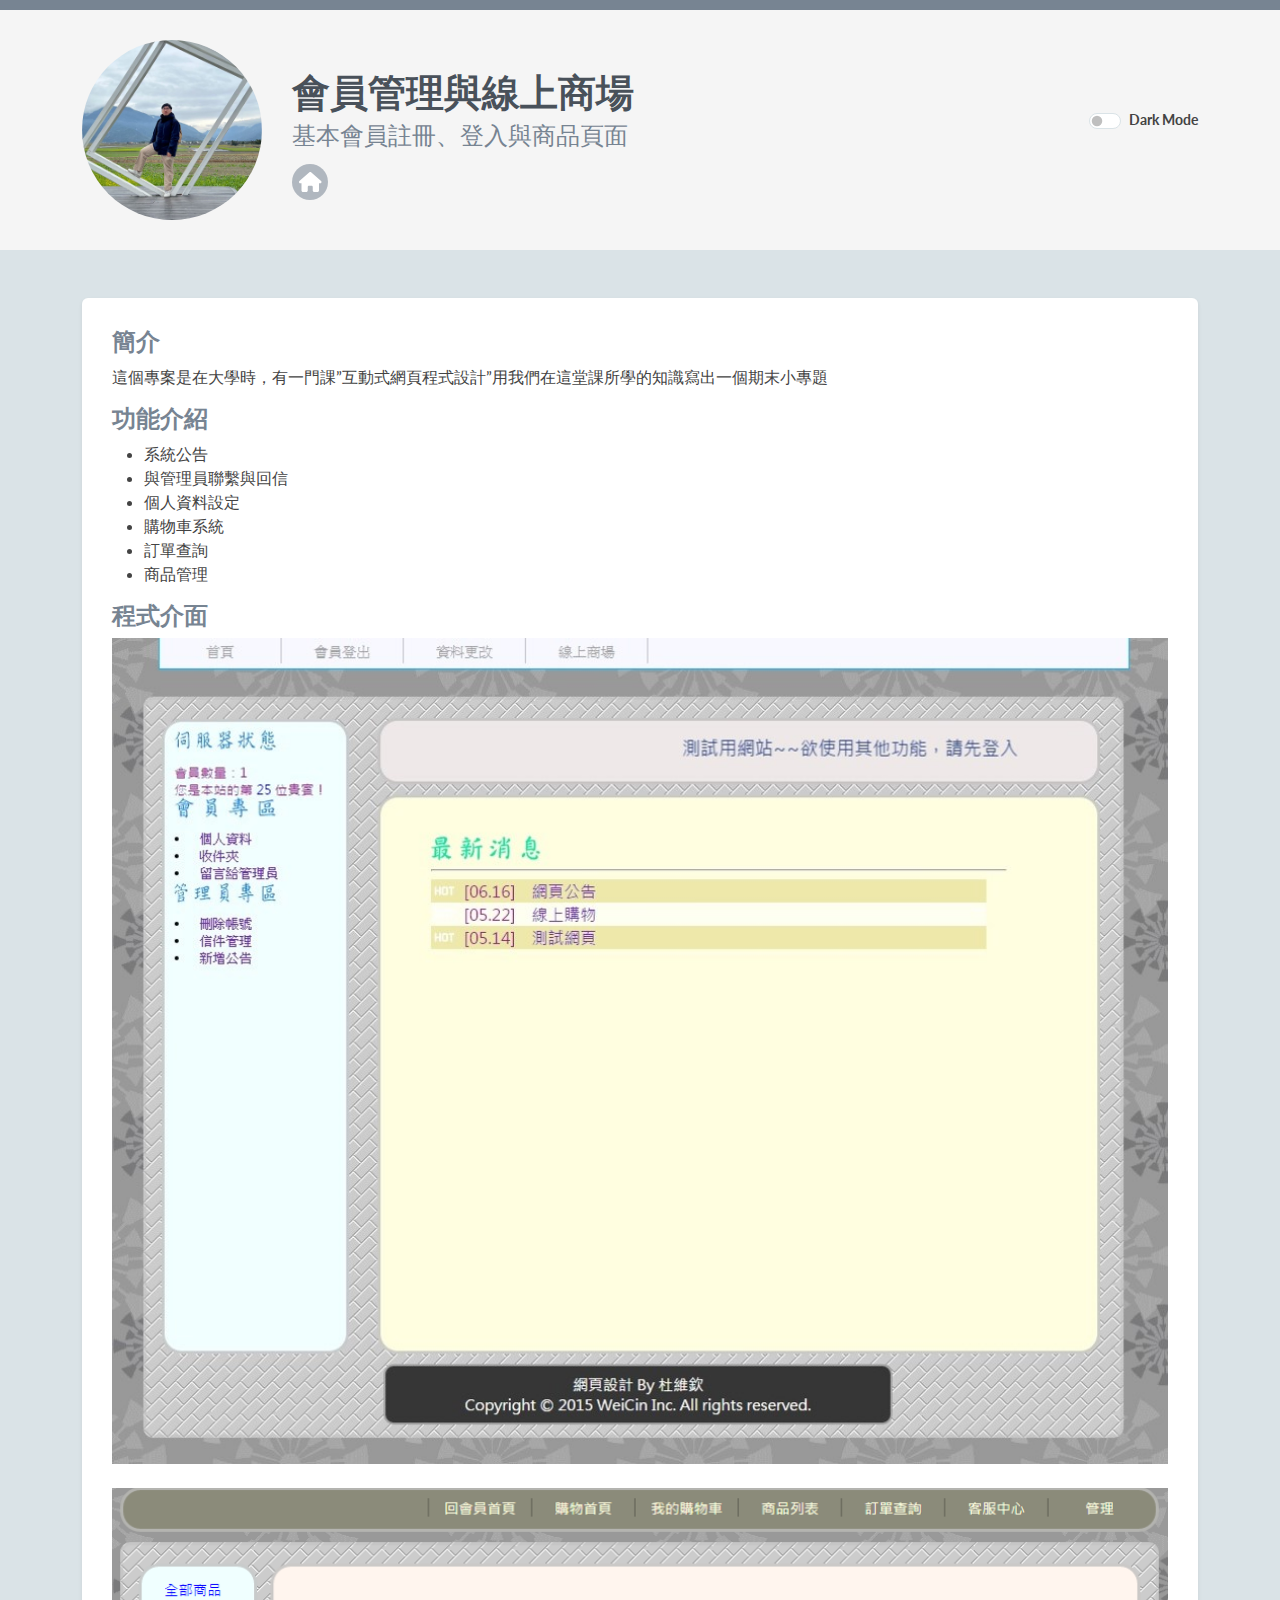
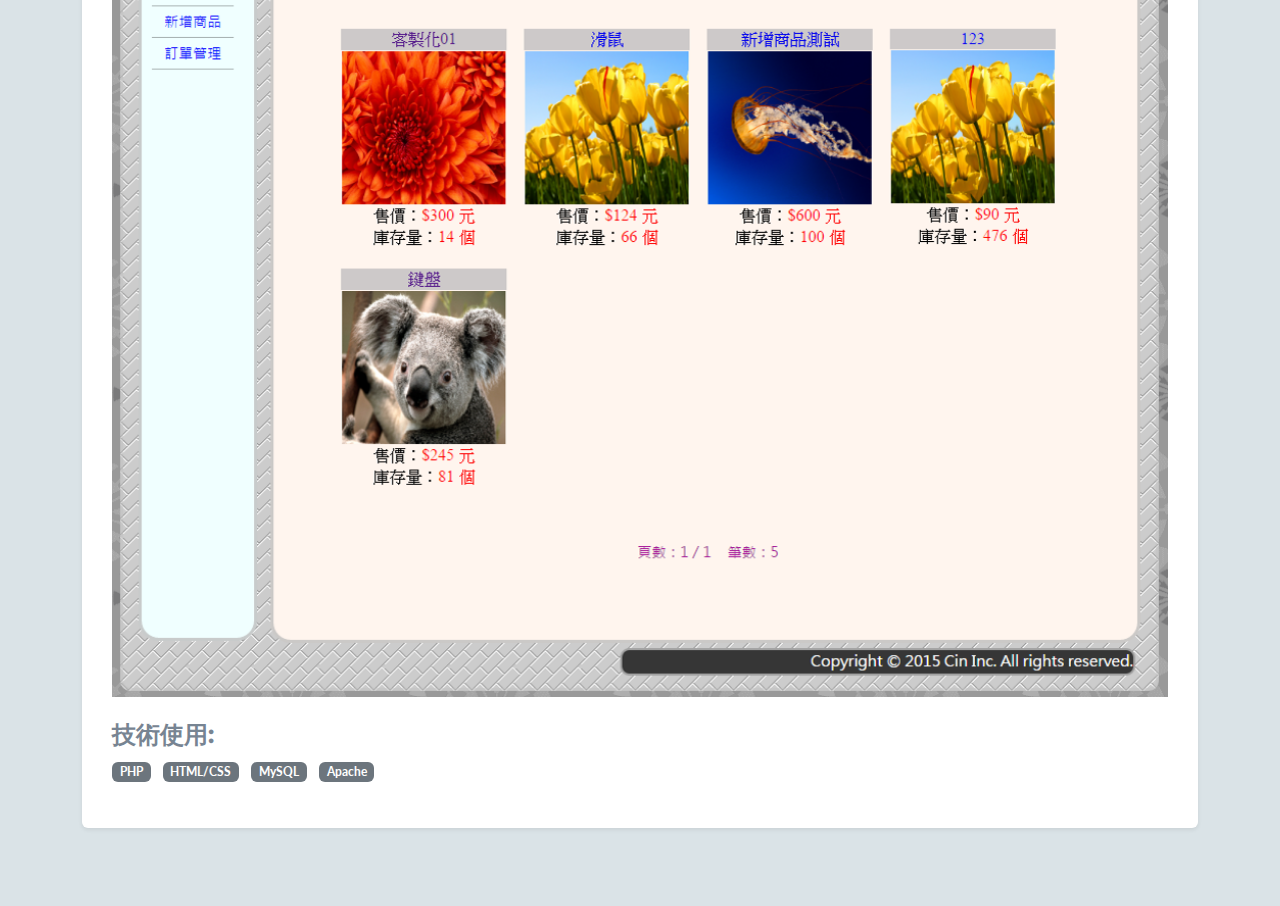
<file: projects/member_shopping.html>
<!DOCTYPE html>
<html lang="zh-Hant">
<head>
    <title>專案 - 會員管理與線上商場</title>
    <!-- Meta -->
    <meta charset="utf-8">
    <meta http-equiv="X-UA-Compatible" content="IE=edge">
    <meta name="viewport" content="width=device-width, initial-scale=1.0">
    
    <link href='https://fonts.googleapis.com/css?family=Lato:300,400,300italic,400italic' rel='stylesheet' type='text/css'>
    <link href='https://fonts.googleapis.com/css?family=Montserrat:400,700' rel='stylesheet' type='text/css'> 
    
    <!-- FontAwesome JS -->
    <script defer src="../assets/fontawesome/js/all.js"></script>
    
    <!-- Global CSS -->
    <link rel="stylesheet" href="../assets/plugins/bootstrap/css/bootstrap.min.css">  

    <!-- Theme CSS -->  
    <link id="theme-style" rel="stylesheet" href="../assets/css/styles.css">
</head> 

<body>
    <!-- ******HEADER****** --> 
    <header class="header">
        <div class="container">     
	        <div class="row align-items-center">
			    <div class="col">         
		            <img class="profile-image img-fluid float-start rounded-circle" src="../assets/images/profile.jpg" alt="profile image" width="180" height="180" />
                    <div class="profile-content">
		                <h1 class="name">會員管理與線上商場</h1>
		                <h2 class="desc">基本會員註冊、登入與商品頁面</h2>   
		                <ul class="social list-inline">
		                    <li class="list-inline-item"><a href="../index.html"><i class="fa fa-home"></i></a></li>
		                </ul> 
		            </div><!--//profile-->
			    </div><!--//col-->
	            <div class="col-12 col-md-auto">
		            <div class="dark-mode-switch d-flex">
						<div class="form-check form-switch mx-auto mx-md-0">
							<input type="checkbox" class="form-check-input me-2" id="darkSwitch" />
							<label class="custom-control-label" for="darkSwitch">Dark Mode</label>
						</div>
			        </div><!--//dark-mode-switch-->    
	            </div><!--//col-->
	        </div><!--//row-->         
        </div><!--//container-->
    </header><!--//header-->
    
    <div class="container sections-wrapper py-5">
        <div class="row">
            <div class="primary col-lg-12 col-12">
                <section class="about section">
                    <div class="section-inner shadow-sm rounded">
                        <!-- <h2 class="heading">About This Project</h2> -->
                        <div class="content">
                            <div class="item">
                                <h4 class="subtitle">簡介</h4>
                                <p>這個專案是在大學時，有一門課”互動式網頁程式設計”用我們在這堂課所學的知識寫出一個期末小專題</p>
                                <h4 class="subtitle">功能介紹</h4>
                                <ul>
                                    <li>系統公告</li>
                                    <li>與管理員聯繫與回信</li>
                                    <li>個人資料設定</li>
                                    <li>購物車系統</li>
                                    <li>訂單查詢</li>
                                    <li>商品管理</li>
                                </ul>
                                <h4 class="subtitle">程式介面</h4>
                                <img width="100%" src="../assets/images/projects/member_shopping/main1.jpg" />
                                <br/><br/>
                                <img width="100%" src="../assets/images/projects/member_shopping/main2.png" />
                                <br/><br/>
                                <h4 class="subtitle">技術使用:</h4>
                                <ul class="list-inline">
                                    <li class="list-inline-item"><span class="badge bg-secondary badge-pill">PHP</span></li>
                                    <li class="list-inline-item"><span class="badge bg-secondary badge-pill">HTML/CSS</span></li>
                                    <li class="list-inline-item"><span class="badge bg-secondary badge-pill">MySQL</span></li>
                                    <li class="list-inline-item"><span class="badge bg-secondary badge-pill">Apache</span></li>
                                </ul>
                            </div>
                        </div><!--//content-->
                    </div><!--//section-inner-->                 
                </section><!--//section-->
            </div><!--//primary-->  
        </div><!--//row-->
    </div><!--//masonry-->
 
    <!-- Javascript -->
    <script type="text/javascript" src="../assets/plugins/popper.min.js"></script> 
    <script type="text/javascript" src="../assets/plugins/bootstrap/js/bootstrap.min.js"></script>    
    <script type="text/javascript" src="../assets/plugins/vanilla-rss/dist/rss.global.min.js"></script> 
    <script type="text/javascript" src="../assets/plugins/dark-mode-switch/dark-mode-switch.min.js"></script> 
    <!-- custom js -->
    <script type="text/javascript" src="../assets/js/main.js"></script>            
</body>
</html>
</file>
<file: assets/plugins/dark-mode-switch/dark-mode.css>
/*!
 * Dark Mode Switch v1.0.1 (https://github.com/coliff/dark-mode-switch)
 * Copyright 2021 C.Oliff
 * Licensed under MIT (https://github.com/coliff/dark-mode-switch/blob/main/LICENSE)
 */

[data-theme="dark"] {
  background-color: #111 !important;
  color: #eee;
}

[data-theme="dark"] .bg-black {
  background-color: #fff !important;
}

[data-theme="dark"] .bg-dark {
  background-color: #eee !important;
}

[data-theme="dark"] .bg-light {
  background-color: #222 !important;
}

[data-theme="dark"] .bg-white {
  background-color: #000 !important;
}
</file>
<file: assets/css/styles.css>
body {
  font-family: 'Lato', arial, sans-serif;
  color: #434343;
  background: #DAE3E7;
  font-size: 16px;
  -webkit-font-smoothing: antialiased;
  -moz-osx-font-smoothing: grayscale;
}

h1, h2, h3, h4, h5, h6 {
  font-family: 'Montserrat', sans-serif;
  font-weight: 700;
  color: #778492;
}

a {
  color: #3AAA64;
  -webkit-transition: all 0.4s ease-in-out;
  -moz-transition: all 0.4s ease-in-out;
  -ms-transition: all 0.4s ease-in-out;
  -o-transition: all 0.4s ease-in-out;
  text-decoration: none;
}

a:hover {
  text-decoration: underline;
  color: #2d844e;
}

a:focus {
  text-decoration: none;
}

.btn, a.btn {
  -webkit-transition: all 0.4s ease-in-out;
  -moz-transition: all 0.4s ease-in-out;
  -ms-transition: all 0.4s ease-in-out;
  -o-transition: all 0.4s ease-in-out;
  font-family: 'Montserrat', arial, sans-serif;
  padding: 8px 16px;
  font-weight: bold;
}

.btn .svg-inline--fa, a.btn .svg-inline--fa {
  margin-right: 5px;
  position: relative;
  top: -2px;
}

.btn:hover, a.btn:hover {
  text-decoration: none;
}

.btn:focus, a.btn:focus {
  color: #fff;
  box-shadow: none;
}

a.btn-cta-primary, .btn-cta-primary {
  background: #54ba4e;
  border: 1px solid #54ba4e;
  color: #fff;
  font-weight: 600;
  text-transform: uppercase;
}

a.btn-cta-primary:hover, .btn-cta-primary:hover {
  background: #49ac43;
  border: 1px solid #49ac43;
  color: #fff;
}

a.btn-cta-secondary, .btn-cta-secondary {
  background: #479FC8;
  border: 1px solid #479FC8;
  color: #fff;
  font-weight: 600;
  text-transform: uppercase;
}

a.btn-cta-secondary:hover, a.btn-cta-secondary:not(:disabled):not(.disabled):active:focus, .btn-cta-secondary:hover, .btn-cta-secondary:not(:disabled):not(.disabled):active:focus {
  background: #3893bd;
  border: 1px solid #3893bd;
  color: #fff;
  box-shadow: none;
}

.text-highlight {
  color: #32383e;
}

.badge-theme {
  background: #3AAA64;
  font-size: 12px;
  color: #fff;
  border-radius: 2px;
  -moz-background-clip: padding;
  -webkit-background-clip: padding-box;
  background-clip: padding-box;
}

a.dotted-link {
  border-bottom: 1px dotted #778492;
  color: #778492;
}

a.dotted-link:hover {
  text-decoration: none;
  color: #49515a;
}

/* ======= Header ======= */
.header {
  padding: 30px 0;
  background: #f5f5f5;
  border-top: 10px solid #778492;
}

.header .btn {
  font-weight: bold;
}

.header .profile-image {
  margin-right: 30px;
}

.header .profile-content .name {
  color: #49515a;
  font-size: 38px;
  margin-bottom: 5px;
  margin-top: 30px;
}

.header .profile-content .desc {
  color: #778492;
  font-family: "Lato", arial, sans-serif;
  font-weight: 400;
  font-size: 24px;
  margin-top: 0;
  margin-bottom: 15px;
}

.header .profile-content .social a {
  background: #b0b7bf;
  width: 36px;
  height: 36px;
  display: inline-block;
  border-radius: 50%;
  -moz-background-clip: padding;
  -webkit-background-clip: padding-box;
  background-clip: padding-box;
  color: #fff;
  text-align: center;
}

.header .profile-content .social a:hover {
  background: #778492;
}

.header .profile-content .social a .svg-inline--fa {
  font-size: 20px;
  margin-top: 8px;
}

/* ======= Sections======= */
.section {
  margin-bottom: 30px;
}

.section .section-inner {
  background: #fff;
  padding: 30px;
}

.section .heading {
  margin-top: 0;
  margin-bottom: 30px;
  color: #545e69;
  font-size: 24px;
}

.section .content .more-link .svg-inline--fa {
  margin-right: 5px;
  font-size: 14px;
  position: relative;
  top: -2px;
}

/* About Section */
/* Latest Section */
.latest .item {
  margin-bottom: 30px;
}

.latest .item .title {
  font-size: 18px;
  margin-top: 0;
}

.latest .item .title .label {
  margin-left: 5px;
  font-size: 12px;
}

.latest .item .title a {
  color: #778492;
}

.latest .item .title a:hover {
  color: #5f6b77;
}

.latest .item .project-image:hover {
  -webkit-opacity: 0.8;
  -moz-opacity: 0.8;
  opacity: 0.8;
}

.latest .divider {
  margin-bottom: 60px;
}

.latest .featured {
  margin-bottom: 60px;
}

.latest .featured .title {
  font-size: 20px;
  margin-bottom: 5px;
  font-size: 20px;
}

.latest .featured .summary {
  margin-bottom: 30px;
  color: #778492;
}

.latest .featured img {
  margin-bottom: 30px;
}

.latest .featured .desc {
  margin-bottom: 30px;
}

.latest .has-ribbon {
  position: relative;
  display: inline-block;
}

.latest .has-ribbon .text {
  background: #3AAA64;
  color: #fff;
}

.latest .has-ribbon .ribbon {
  position: absolute;
  top: -4px;
  right: -4px;
  width: 110px;
  height: 110px;
  overflow: hidden;
}

.latest .has-ribbon .ribbon .text {
  font-family: 'Montserrat', sans-serif;
  position: relative;
  left: -8px;
  top: 18px;
  width: 158px;
  padding: 10px 10px;
  font-size: 15px;
  font-weight: bold;
  text-align: center;
  text-transform: uppercase;
  color: #fff;
  background-color: #479FC8;
  -webkit-transform: rotate(45deg) translate3d(0, 0, 0);
  -moz-transform: rotate(45deg) translate3d(0, 0, 0);
  -ms-transform: rotate(45deg) translate3d(0, 0, 0);
  -o-transform: rotate(45deg) translate3d(0, 0, 0);
}

.latest .has-ribbon .ribbon .text:before, .latest .has-ribbon .ribbon .text:after {
  content: '';
  position: absolute;
  bottom: -5px;
  border-top: 5px solid #276582;
  border-left: 5px solid transparent;
  border-right: 5px solid transparent;
}

.latest .has-ribbon .ribbon .text:before {
  left: 0;
}

.latest .has-ribbon .ribbon .text:after {
  right: 0;
}

/* Projects Section */
.projects .item {
  margin-bottom: 30px;
}

.projects .item .title {
  font-size: 16px;
  margin-top: 0;
  margin-bottom: 5px;
  line-height: 1.5;
}

.projects .item .title a {
  color: #778492;
}

.projects .item .title a:hover {
  color: #5f6b77;
}

/* Work Section */
.experience .item {
  margin-bottom: 30px;
}

.experience .item .title {
  font-size: 22px;
  margin-top: 0;
  margin-bottom: 5px;
  line-height: 1.5;
}

.experience .item .title .place {
  color: #999;
  font-weight: normal;
}

.experience .item .title .place a {
  color: #999;
}

.experience .item .title .place a:hover {
  color: #666666;
}

.experience .item .title .year {
  color: #999;
  font-weight: normal;
}

.experience .item .subtitle {
  font-size: 16px;
  color: #434E5E;
}
.experience .item .technologies {
  font-size: 16px;
}

/* Git section */
.github-graph {
  margin-bottom: 30px;
}

.github-graph .js-calendar-graph-svg {
  max-width: 100%;
}

.github-graph h2 {
  font-size: 18px;
}

.ghfeed {
  height: 500px;
}

.ghfeed,
.ghfeed *,
.ghfeed *:before,
.ghfeed *:after {
  box-sizing: content-box;
}

/* Info Section */
.info .svg-inline--fa {
  margin-right: 15px;
  color: #ccd1d6;
}

.info .svg-inline--fa.fa-envelope-o {
  font-size: 14px;
}

.info ul {
  margin-bottom: 0;
}

.info li {
  margin-bottom: 15px;
}

.info li:last-child {
  margin-bottom: 0;
}

/* Skills Section */
.skills .intro {
  margin-bottom: 30px;
}

.skills .skillset .item {
  margin-bottom: 30px;
}

.skills .skillset .level-title {
  font-size: 16px;
  position: relative;
  margin-top: 0;
  margin-bottom: 10;
}

.skills .skillset .level-title .level-label {
  color: #ccd1d6;
  font-size: 14px;
  font-weight: 400;
  font-family: "Lato", arial, sans-serif;
  position: absolute;
  right: 0;
  top: 0;
}

.skills .skillset .level-bar {
  height: 15px;
  background: #e8e8e8;
}

.skills .skillset .level-bar-inner {
  height: 15px;
  background: #66cb8c;
}

.skills .svg-inline--fa {
  margin-right: 3px;
  position: relative;
  top: 0;
}

/* Testimonials section */
.testimonials .item {
  margin-bottom: 30px;
}

.testimonials .item:last-child {
  margin-bottom: 0;
}

.testimonials .item .quote {
  color: #666;
  font-size: 16px;
  border-left: 5px solid #9fdeb7;
  padding: 5px 15px;
  margin-bottom: 15px;
}

.testimonials .item .quote p {
  margin-bottom: 0;
}

.testimonials .item .quote .svg-inline--fa {
  color: #79d19a;
  margin-right: 15px;
}

.testimonials .item .source {
  font-size: 14px;
  padding-left: 20px;
  font-weight: 500;
}

.testimonials .item .source .name {
  color: #939ea9;
  font-weight: 600;
}

.testimonials .item .source .title {
  color: #999;
}

/* Education section */
.education .item {
  margin-bottom: 30px;
}

.education .item:last-child {
  margin-bottom: 0;
}

.education .item .title {
  font-size: 22px;
  margin-top: 0;
}

.education .item .university {
  font-family: "Lato", arial, sans-serif;
  font-size: 13px;
  color: #999;
  font-weight: 600;
  padding-left: 25px;
}

.education .item .university .year {
  color: #b0b7bf;
  font-weight: 500;
}

.education .item .subtitle {
  font-size: 16px;
  color: #434E5E;
}

/* Language Section */
.languages .item {
  margin-bottom: 15px;
}

.languages .item .title {
  color: #778492;
}

.languages .item .level {
  color: #999;
}

.languages .item:last-child {
  margin-bottom: 0;
}

.languages .item .svg-inline--fa {
  color: #79d19a;
}

/* Blog Section */
.blog .item {
  margin-bottom: 30px;
}

.blog .item .title {
  font-size: 18px;
  line-height: 1.3;
}

.blog .item .title a {
  color: #778492;
}

.blog .item .title a:hover {
  color: #5f6b77;
}

.blog .item p {
  margin-bottom: 5px;
}

.blog .item:last-child {
  margin-bottom: 0;
}

/* List section */
.list ul li {
  margin-bottom: 10px;
}

.list ul li .svg-inline--fa {
  margin-right: 5px;
}

.list ul li a {
  color: #778492;
}

.list ul li a:hover {
  color: #49515a;
}

/* Credits */
.credits ul li {
  margin-bottom: 10px;
}

.credits ul li .svg-inline--fa {
  margin-right: 5px;
  position: relative;
  top: -2px;
}

.credits ul li a {
  color: #778492;
}

.credits ul li a .svg-inline--fa {
  color: #b0b7bf;
}

.credits ul li a:hover {
  color: #49515a;
}

.credits .btn {
  margin-bottom: 15px;
}

.aside .subheading {
  font-size: 18px;
  color: #545e69;
}

/* ======= Footer ======= */
.footer {
  background: #32383e;
  color: #fff;
  padding: 10px 0;
}

.footer .copyright {
  line-height: 1.6;
  color: #a1aab4;
  font-size: 14px;
}

.footer a {
  color: #fff;
}

.footer .fa-heart {
  color: #fb866a;
}

.dark-mode-switch {
  margin-bottom: 1rem;
}

.dark-mode-switch .form-switch {
  display: flex;
}

.dark-mode-switch label {
  font-size: 0.875rem;
  font-weight: bold;
}

.dark-mode-switch .form-switch .form-check-input {
  border-radius: 1em;
  border-color: #DAE3E7;
}

.dark-mode-switch .form-check-input:checked {
  background-color: #54ba4e;
  border-color: #54ba4e;
}

.dark-mode-switch .form-check-input:focus {
  box-shadow: none;
  border-color: #DAE3E7;
}

body[data-theme="dark"] {
  background: #17191c;
  /* Github Activity Dark Mode */
  /* Github activity */
}

body[data-theme="dark"] a:hover {
  color: #53c47d;
}

body[data-theme="dark"] a.btn:hover {
  color: #fff;
}

body[data-theme="dark"] .dark-mode-switch .form-check-input:focus {
  border-color: #54ba4e;
}

body[data-theme="dark"] .header {
  background: #1e2124;
  color: rgba(255, 255, 255, 0.9);
  border-top-color: #1e2124;
}

body[data-theme="dark"] .header .profile-content .name {
  color: rgba(255, 255, 255, 0.9);
}

body[data-theme="dark"] .header .profile-content .desc {
  color: rgba(255, 255, 255, 0.7);
}

body[data-theme="dark"] .header .profile-content .social a {
  background: #2e3238;
  color: rgba(230, 230, 230, 0.7);
}

body[data-theme="dark"] .header .profile-content .social a:hover {
  color: rgba(255, 255, 255, 0.9);
}

body[data-theme="dark"] .section .section-inner {
  background: #1e2124;
  color: rgba(255, 255, 255, 0.7);
}

body[data-theme="dark"] .section .heading {
  color: rgba(255, 255, 255, 0.9);
}

body[data-theme="dark"] .experience .item .title {
  color: rgba(255, 255, 255, 0.9);
}

body[data-theme="dark"] .experience .item .subtitle {
  color: rgba(255, 255, 255, 0.9);
}

body[data-theme="dark"] .testimonials .item .quote {
  color: rgba(255, 255, 255, 0.9);
}

body[data-theme="dark"] .latest .item .title a, body[data-theme="dark"] .projects .item .title a, body[data-theme="dark"] .blog .item .title a {
  color: rgba(255, 255, 255, 0.9);
}

body[data-theme="dark"] .latest .item .title a:hover, body[data-theme="dark"] .projects .item .title a:hover, body[data-theme="dark"] .blog .item .title a:hover {
  color: #fff;
}

body[data-theme="dark"] .testimonials .item .source .name {
  color: rgba(255, 255, 255, 0.9);
}

body[data-theme="dark"] .education .item .title {
  color: rgba(255, 255, 255, 0.9);
}

body[data-theme="dark"] .education .item .subtitle {
  color: rgba(255, 255, 255, 0.9);
}

body[data-theme="dark"] .languages .item .title {
  color: rgba(255, 255, 255, 0.9);
}

body[data-theme="dark"] .list ul li a, body[data-theme="dark"] .credits ul li a {
  color: inherit;
}

body[data-theme="dark"] .experience .item .title .place a {
  color: rgba(255, 255, 255, 0.7);
}

body[data-theme="dark"] .experience .item .title .place a:hover {
  color: rgba(255, 255, 255, 0.9);
}

body[data-theme="dark"] .aside .subheading {
  color: rgba(255, 255, 255, 0.9);
}

body[data-theme="dark"] .gha-header, body[data-theme="dark"] .gha-footer, body[data-theme="dark"] .gha-feed {
  background: #17191c;
  border-color: rgba(255, 255, 255, 0.1);
  color: #3AAA64;
}

body[data-theme="dark"] .gha-feed a {
  color: #3AAA64;
}

body[data-theme="dark"] .gha-header > .gha-github-icon,
body[data-theme="dark"] .gha-header > .gha-user-info > a,
body[data-theme="dark"] .gha-header > .gha-user-info > p > a {
  color: rgba(255, 255, 255, 0.9);
}

body[data-theme="dark"] .gha-activity {
  border-color: #333;
}

body[data-theme="dark"] .gha-gravatar img {
  border: 3px solid #333;
  box-shadow: 0 0 0 #ccc;
}

body[data-theme="dark"] .gha-message-merge {
  background: #2e3238;
}

body[data-theme="dark"] .gha-feed small {
  color: rgba(255, 255, 255, 0.7);
}

body[data-theme="dark"] .github-graph {
  background: #17191c;
}

body[data-theme="dark"] .contrib-number {
  color: rgba(255, 255, 255, 0.9);
}

body[data-theme="dark"] .border, body[data-theme="dark"] .contrib-column {
  border: 1px solid rgba(255, 255, 255, 0.1) !important;
}

body[data-theme="dark"] .text-muted {
  color: rgba(255, 255, 255, 0.6);
}

@media (max-width: 767.98px) {
  .header {
    text-align: center;
  }
  .header .profile-image {
    float: none !important;
    margin: 0 auto;
  }
  .header .profile-content {
    float: none !important;
    text-align: center;
  }
  .header .btn {
    margin-top: 30px;
    float: none !important;
  }
  .project-image {
    margin-bottom: 15px;
  }
}

@media (min-width: 1400px) {
  .container {
    width: 1360px;
    max-width: inherit;
  }
}
</file>
